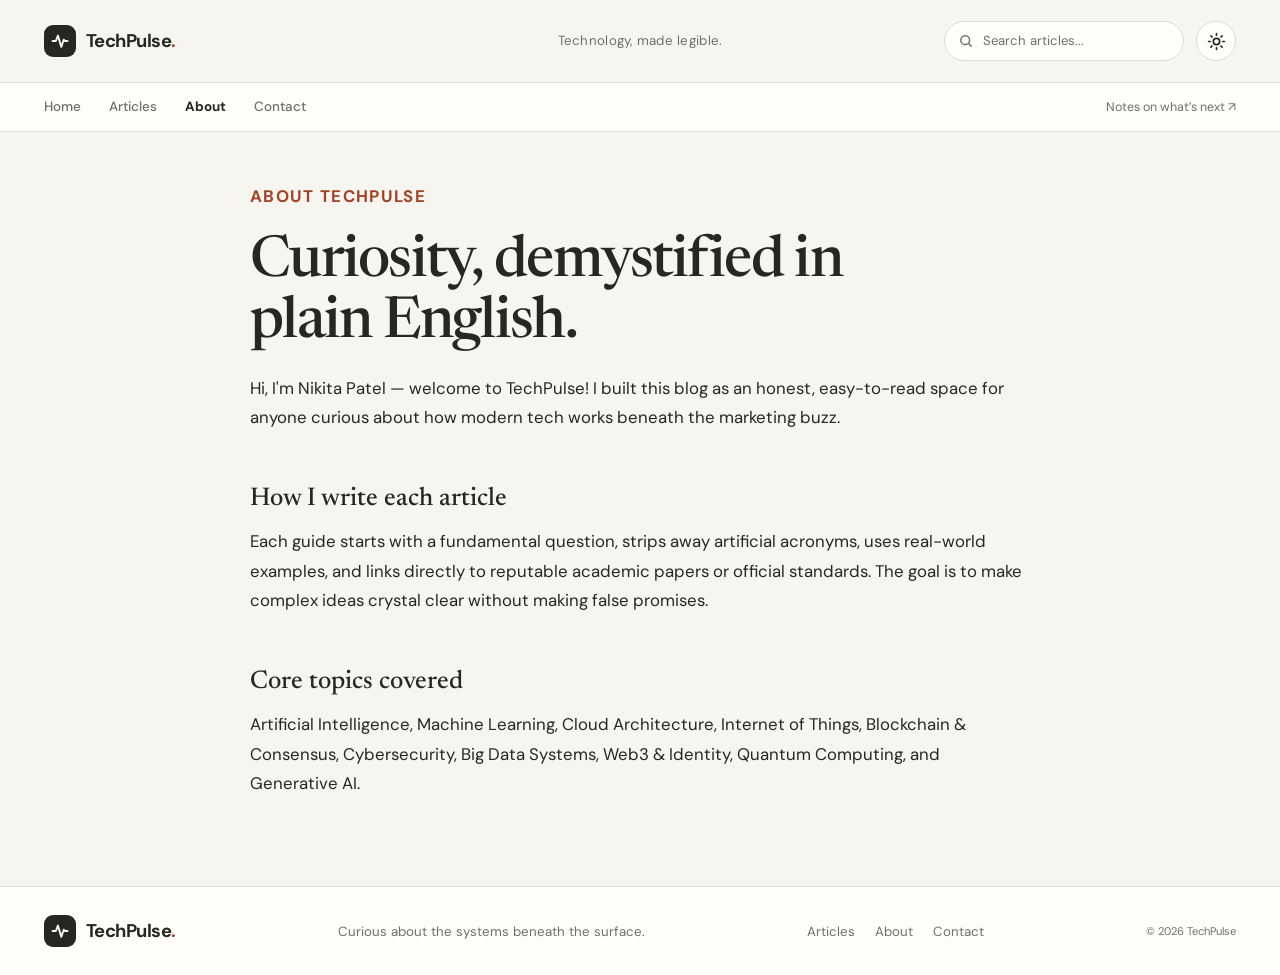
<file: about.html>
<!doctype html>
<html lang="en">
  <head>
    <meta charset="utf-8" />
    <meta name="viewport" content="width=device-width, initial-scale=1" />
    <meta name="description" content="About TechPulse: clear, grounded technology explainers written by Nikita Patel." />
    <meta name="theme-color" content="#f7f5ef" />
    <title>About — TechPulse</title>
    <script>
      (() => {
        try {
          const saved = localStorage.getItem("theme");
          const system = matchMedia("(prefers-color-scheme: dark)").matches
            ? "dark"
            : "light";
          document.documentElement.dataset.theme =
            saved && saved !== "system" ? saved : system;
        } catch {}
      })();
    </script>
    <link rel="preconnect" href="https://fonts.googleapis.com" />
    <link rel="preconnect" href="https://fonts.gstatic.com" crossorigin />
    <link
      href="https://fonts.googleapis.com/css2?family=DM+Sans:wght@400;500;600;700&family=Newsreader:opsz,wght@6..72,400;6..72,500;6..72,600&display=swap"
      rel="stylesheet"
    />
    <link rel="icon" type="image/svg+xml" href="favicon.svg" />
    <link rel="stylesheet" href="styles.css" />
    <script src="js/app.js" defer></script>
  </head>
  <body>
    <a class="skip-link" href="#main">Skip to content</a>
    <header class="masthead">
      <div class="masthead__inner wrap">
        <a class="wordmark" href="index.html" aria-label="TechPulse home"
          ><span class="wordmark__mark" aria-hidden="true"
            ><svg
              viewBox="0 0 24 24"
              fill="none"
              stroke="currentColor"
              stroke-width="2.3"
              stroke-linecap="round"
              stroke-linejoin="round"
            >
              <path
                d="M3 12h4l2.5-6.5L13.5 19l3-8.5 1.5 1.5H21"
              /></svg></span
          ><span class="wordmark__text">TechPulse<span class="wordmark__dot">.</span></span></a
        >
        <p class="masthead__note">Technology, made legible.</p>
        <div class="masthead__tools">
          <label class="search-box"
            ><span class="sr-only">Search articles</span
            ><svg aria-hidden="true" viewBox="0 0 24 24">
              <circle cx="10.8" cy="10.8" r="6.6"></circle>
              <path d="m16 16 4.4 4.4"></path></svg
            ><input
              id="site-search"
              type="search"
              placeholder="Search articles..."
              autocomplete="off"
          /></label>
          <button
            class="icon-button"
            id="theme-toggle"
            type="button"
            aria-label="Switch color theme"
            title="Switch color theme"
          >
            <svg aria-hidden="true" viewBox="0 0 24 24">
              <circle cx="12" cy="12" r="4"></circle>
              <path
                d="M12 2v2m0 16v2M4.93 4.93l1.42 1.42m11.3 11.3 1.42 1.42M2 12h2m16 0h2M4.93 19.07l1.42-1.42m11.3-11.3 1.42-1.42"
              ></path>
            </svg>
          </button>
          <button
            class="icon-button menu-toggle"
            id="menu-toggle"
            type="button"
            aria-label="Open navigation"
            aria-expanded="false"
            aria-controls="site-nav"
          >
            <svg aria-hidden="true" viewBox="0 0 24 24">
              <path d="M4 7h16M4 12h16M4 17h16"></path>
            </svg>
          </button>
        </div>
      </div>
      <nav class="site-nav" id="site-nav" aria-label="Main navigation">
        <div class="wrap site-nav__inner">
          <a href="index.html" >Home</a>
          <a href="index.html#articles" >Articles</a>
          <a href="about.html" aria-current="page">About</a>
          <a href="contact.html" >Contact</a>
          <span class="site-nav__aside"
            >Notes on what’s next <span aria-hidden="true">↗</span></span
          >
        </div>
      </nav>
    </header>

    <main id="main" class="wrap page-shell">
      <section class="simple-page">
        <p class="eyebrow">About TechPulse</p>
        <h1>Curiosity, demystified in plain English.</h1>
        <p>Hi, I'm Nikita Patel — welcome to TechPulse! I built this blog as an honest, easy-to-read space for anyone curious about how modern tech works beneath the marketing buzz.</p>
        <h2>How I write each article</h2>
        <p>Each guide starts with a fundamental question, strips away artificial acronyms, uses real-world examples, and links directly to reputable academic papers or official standards. The goal is to make complex ideas crystal clear without making false promises.</p>
        <h2>Core topics covered</h2>
        <p>Artificial Intelligence, Machine Learning, Cloud Architecture, Internet of Things, Blockchain & Consensus, Cybersecurity, Big Data Systems, Web3 & Identity, Quantum Computing, and Generative AI.</p>
      </section>
    </main>

    <footer class="site-footer">
      <div class="wrap site-footer__inner">
        <a class="wordmark wordmark--footer" href="index.html" aria-label="TechPulse home"
          ><span class="wordmark__mark" aria-hidden="true"
            ><svg
              viewBox="0 0 24 24"
              fill="none"
              stroke="currentColor"
              stroke-width="2.3"
              stroke-linecap="round"
              stroke-linejoin="round"
            >
              <path
                d="M3 12h4l2.5-6.5L13.5 19l3-8.5 1.5 1.5H21"
              /></svg></span
          ><span class="wordmark__text">TechPulse<span class="wordmark__dot">.</span></span></a
        >
        <p>Curious about the systems beneath the surface.</p>
        <nav aria-label="Footer navigation">
          <a href="index.html#articles">Articles</a>
          <a href="about.html">About</a>
          <a href="contact.html">Contact</a>
        </nav>
        <small>© <span id="year"></span> TechPulse</small>
      </div>
    </footer>
    <button
      class="back-top icon-button"
      id="back-top"
      type="button"
      aria-label="Back to top"
      title="Back to top"
    >
      <svg aria-hidden="true" viewBox="0 0 24 24">
        <path d="m6 14 6-6 6 6"></path>
      </svg>
    </button>
  </body>
</html>
</file>
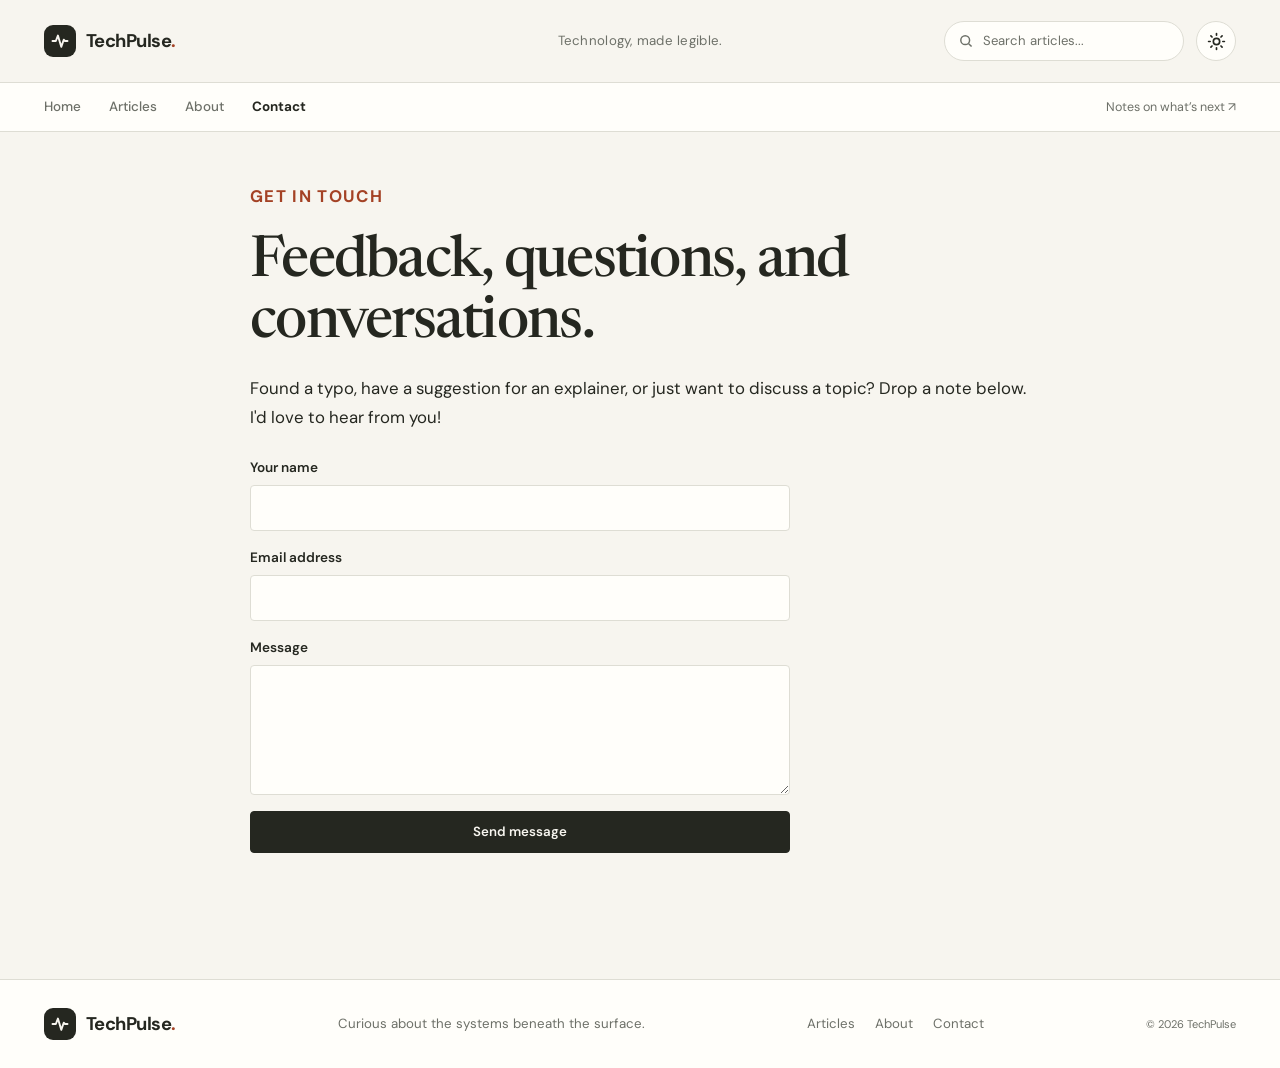
<file: contact.html>
<!doctype html>
<html lang="en">
  <head>
    <meta charset="utf-8" />
    <meta name="viewport" content="width=device-width, initial-scale=1" />
    <meta name="description" content="Send TechPulse a question, feedback, or reference suggestion." />
    <meta name="theme-color" content="#f7f5ef" />
    <title>Contact — TechPulse</title>
    <script>
      (() => {
        try {
          const saved = localStorage.getItem("theme");
          const system = matchMedia("(prefers-color-scheme: dark)").matches
            ? "dark"
            : "light";
          document.documentElement.dataset.theme =
            saved && saved !== "system" ? saved : system;
        } catch {}
      })();
    </script>
    <link rel="preconnect" href="https://fonts.googleapis.com" />
    <link rel="preconnect" href="https://fonts.gstatic.com" crossorigin />
    <link
      href="https://fonts.googleapis.com/css2?family=DM+Sans:wght@400;500;600;700&family=Newsreader:opsz,wght@6..72,400;6..72,500;6..72,600&display=swap"
      rel="stylesheet"
    />
    <link rel="icon" type="image/svg+xml" href="favicon.svg" />
    <link rel="stylesheet" href="styles.css" />
    <script src="js/app.js" defer></script>
  </head>
  <body>
    <a class="skip-link" href="#main">Skip to content</a>
    <header class="masthead">
      <div class="masthead__inner wrap">
        <a class="wordmark" href="index.html" aria-label="TechPulse home"
          ><span class="wordmark__mark" aria-hidden="true"
            ><svg
              viewBox="0 0 24 24"
              fill="none"
              stroke="currentColor"
              stroke-width="2.3"
              stroke-linecap="round"
              stroke-linejoin="round"
            >
              <path
                d="M3 12h4l2.5-6.5L13.5 19l3-8.5 1.5 1.5H21"
              /></svg></span
          ><span class="wordmark__text">TechPulse<span class="wordmark__dot">.</span></span></a
        >
        <p class="masthead__note">Technology, made legible.</p>
        <div class="masthead__tools">
          <label class="search-box"
            ><span class="sr-only">Search articles</span
            ><svg aria-hidden="true" viewBox="0 0 24 24">
              <circle cx="10.8" cy="10.8" r="6.6"></circle>
              <path d="m16 16 4.4 4.4"></path></svg
            ><input
              id="site-search"
              type="search"
              placeholder="Search articles..."
              autocomplete="off"
          /></label>
          <button
            class="icon-button"
            id="theme-toggle"
            type="button"
            aria-label="Switch color theme"
            title="Switch color theme"
          >
            <svg aria-hidden="true" viewBox="0 0 24 24">
              <circle cx="12" cy="12" r="4"></circle>
              <path
                d="M12 2v2m0 16v2M4.93 4.93l1.42 1.42m11.3 11.3 1.42 1.42M2 12h2m16 0h2M4.93 19.07l1.42-1.42m11.3-11.3 1.42-1.42"
              ></path>
            </svg>
          </button>
          <button
            class="icon-button menu-toggle"
            id="menu-toggle"
            type="button"
            aria-label="Open navigation"
            aria-expanded="false"
            aria-controls="site-nav"
          >
            <svg aria-hidden="true" viewBox="0 0 24 24">
              <path d="M4 7h16M4 12h16M4 17h16"></path>
            </svg>
          </button>
        </div>
      </div>
      <nav class="site-nav" id="site-nav" aria-label="Main navigation">
        <div class="wrap site-nav__inner">
          <a href="index.html" >Home</a>
          <a href="index.html#articles" >Articles</a>
          <a href="about.html" >About</a>
          <a href="contact.html" aria-current="page">Contact</a>
          <span class="site-nav__aside"
            >Notes on what’s next <span aria-hidden="true">↗</span></span
          >
        </div>
      </nav>
    </header>

    <main id="main" class="wrap page-shell">
      <section class="simple-page">
        <p class="eyebrow">Get in touch</p>
        <h1>Feedback, questions, and conversations.</h1>
        <p>Found a typo, have a suggestion for an explainer, or just want to discuss a topic? Drop a note below. I'd love to hear from you!</p>
        <form class="contact-form" id="contact-form" novalidate>
          <label for="contact-name">Your name
            <input id="contact-name" name="name" autocomplete="name" required>
          </label>
          <label for="contact-email">Email address
            <input id="contact-email" name="email" type="email" autocomplete="email" required>
          </label>
          <label for="contact-message">Message
            <textarea id="contact-message" name="message" minlength="10" required></textarea>
          </label>
          <button class="button" type="submit">Send message</button>
          <p class="form-message" id="contact-status" aria-live="polite"></p>
        </form>
      </section>
    </main>

    <footer class="site-footer">
      <div class="wrap site-footer__inner">
        <a class="wordmark wordmark--footer" href="index.html" aria-label="TechPulse home"
          ><span class="wordmark__mark" aria-hidden="true"
            ><svg
              viewBox="0 0 24 24"
              fill="none"
              stroke="currentColor"
              stroke-width="2.3"
              stroke-linecap="round"
              stroke-linejoin="round"
            >
              <path
                d="M3 12h4l2.5-6.5L13.5 19l3-8.5 1.5 1.5H21"
              /></svg></span
          ><span class="wordmark__text">TechPulse<span class="wordmark__dot">.</span></span></a
        >
        <p>Curious about the systems beneath the surface.</p>
        <nav aria-label="Footer navigation">
          <a href="index.html#articles">Articles</a>
          <a href="about.html">About</a>
          <a href="contact.html">Contact</a>
        </nav>
        <small>© <span id="year"></span> TechPulse</small>
      </div>
    </footer>
    <button
      class="back-top icon-button"
      id="back-top"
      type="button"
      aria-label="Back to top"
      title="Back to top"
    >
      <svg aria-hidden="true" viewBox="0 0 24 24">
        <path d="m6 14 6-6 6 6"></path>
      </svg>
    </button>
  </body>
</html>
</file>
<file: styles.css>
:root {
    color-scheme: light;
    --paper: #f7f5ef;
    --surface: #fffefa;
    --ink: #252720;
    --muted: #6d7068;
    --line: #deddd4;
    --accent: #a44225;
    --accent-soft: #f0e2d8;
    --code: #eeece4;
    --serif: 'Newsreader', Georgia, 'Times New Roman', serif;
    --sans: 'DM Sans', 'Segoe UI', sans-serif;
    --mono: 'SFMono-Regular', Consolas, monospace;
    --measure: 68ch;
    --wrap: 1192px;
    --focus: #176b59;
    font-family: var(--sans);
    font-size: 16px;
    line-height: 1.65;
    color: var(--ink);
    background: var(--paper);
    font-synthesis: none;
    text-rendering: optimizeLegibility;
    -webkit-font-smoothing: antialiased;
}

:root[data-theme="dark"] {
    color-scheme: dark;
    --paper: #171a1c;
    --surface: #202426;
    --ink: #ece9e0;
    --muted: #b1b5ae;
    --line: #3b4140;
    --accent: #e59a72;
    --accent-soft: #392c26;
    --code: #111516;
    --focus: #86c9ae;
}

*,
*::before,
*::after {
    box-sizing: border-box;
}

html {
    scroll-behavior: smooth;
    scroll-padding-top: 5rem;
}

body {
    margin: 0;
    min-width: 320px;
    background: var(--paper);
    color: var(--ink);
    transition: background-color 180ms ease, color 180ms ease;
}

button,
input,
textarea,
select {
    font: inherit;
}

button,
a {
    -webkit-tap-highlight-color: transparent;
}

a {
    color: inherit;
    text-underline-offset: .2em;
}

button {
    color: inherit;
}

img,
svg {
    display: block;
    max-width: 100%;
}

::selection {
    background: var(--accent-soft);
}

:focus-visible {
    outline: 3px solid var(--focus);
    outline-offset: 3px;
}

.wrap {
    width: min(calc(100% - 48px), var(--wrap));
    margin-inline: auto;
}

.sr-only {
    position: absolute;
    width: 1px;
    height: 1px;
    padding: 0;
    margin: -1px;
    overflow: hidden;
    clip: rect(0, 0, 0, 0);
    white-space: nowrap;
    border: 0;
}

.skip-link {
    position: absolute;
    top: -9999px;
    left: 8px;
    z-index: 300;
    padding: 10px 14px;
    background: var(--ink);
    color: var(--paper);
}

.skip-link:focus {
    position: fixed;
    top: 8px;
    transform: none;
}

.masthead {
    border-bottom: 1px solid var(--line);
    background: var(--paper);
}

.masthead__inner {
    min-height: 82px;
    display: grid;
    grid-template-columns: 1fr 1fr 1fr;
    align-items: center;
    gap: 24px;
}

.wordmark {
    display: inline-flex;
    align-items: center;
    gap: 10px;
    width: fit-content;
    text-decoration: none;
    font-size: 1.15rem;
    font-weight: 700;
    letter-spacing: -.03em;
    line-height: 1;
    color: var(--ink);
    transition: opacity 150ms ease;
}

.wordmark:hover {
    opacity: .88;
}

.wordmark__mark {
    display: inline-grid;
    place-items: center;
    width: 32px;
    height: 32px;
    background: var(--ink);
    color: var(--paper);
    border-radius: 9px;
}

.wordmark__mark svg {
    width: 20px;
    height: 20px;
}

.wordmark__dot {
    color: var(--accent);
}

.masthead__note {
    margin: 0;
    text-align: center;
    color: var(--muted);
    font-size: .83rem;
    letter-spacing: .02em;
}

.masthead__tools {
    display: flex;
    justify-content: flex-end;
    align-items: center;
    gap: 12px;
}

.search-box {
    position: relative;
    display: inline-flex;
    align-items: center;
    width: min(28vw, 240px);
    height: 40px;
    padding-inline: 13px;
    border: 1px solid var(--line);
    border-radius: 999px;
    background: var(--surface);
    color: var(--muted);
    transition: border-color 150ms ease, box-shadow 150ms ease;
}

.search-box:focus-within {
    border-color: var(--accent);
    box-shadow: 0 0 0 2px var(--accent-soft);
}

.search-box svg {
    width: 16px;
    height: 16px;
    fill: none;
    stroke: currentColor;
    stroke-width: 2.2;
    margin-right: 9px;
    flex-shrink: 0;
}

.search-box input {
    width: 100%;
    border: 0;
    padding: 0;
    background: transparent;
    color: var(--ink);
    font-size: .82rem;
    outline: none;
}

.search-box input::placeholder {
    color: var(--muted);
}

.icon-button {
    display: inline-grid;
    place-items: center;
    width: 40px;
    height: 40px;
    border: 1px solid var(--line);
    border-radius: 999px;
    background: var(--surface);
    color: var(--ink);
    cursor: pointer;
    transition: border-color 150ms ease, background-color 150ms ease;
}

.icon-button:hover {
    border-color: var(--accent);
    color: var(--accent);
}

.icon-button svg {
    width: 19px;
    height: 19px;
    fill: none;
    stroke: currentColor;
    stroke-width: 2.1;
    stroke-linecap: round;
    stroke-linejoin: round;
}

.menu-toggle {
    display: none;
}

.site-nav {
    border-top: 1px solid var(--line);
    background: var(--surface);
}

.site-nav__inner {
    display: flex;
    align-items: center;
    gap: 28px;
    font-size: .84rem;
}

.site-nav a {
    padding: 13px 0;
    text-decoration: none;
    color: var(--muted);
    font-weight: 500;
    transition: color 150ms ease;
}

.site-nav a:hover,
.site-nav a[aria-current="page"] {
    color: var(--ink);
}

.site-nav a[aria-current="page"] {
    font-weight: 700;
}

.site-nav__aside {
    margin-left: auto;
    color: var(--muted);
    font-size: .78rem;
}

.page-shell {
    padding: 38px 0 68px;
}

.hero {
    display: grid;
    grid-template-columns: 1.15fr 0.85fr;
    gap: 48px;
    align-items: center;
    margin-bottom: 56px;
    padding-bottom: 44px;
    border-bottom: 1px solid var(--line);
}

.hero__copy {
    display: flex;
    flex-direction: column;
}

.eyebrow {
    margin: 0 0 10px;
    color: var(--accent);
    font-size: .75rem;
    font-weight: 700;
    letter-spacing: .08em;
    text-transform: uppercase;
}

.hero h1 {
    margin: 0 0 16px;
    font: 500 clamp(2.4rem, 4.4vw, 3.6rem)/1.08 var(--serif);
    letter-spacing: -.03em;
}

.hero__dek {
    margin: 0 0 20px;
    color: var(--muted);
    font-size: 1.08rem;
    line-height: 1.68;
    max-width: 58ch;
}

.hero__meta {
    display: flex;
    flex-wrap: wrap;
    gap: 16px;
    color: var(--muted);
    font-size: .79rem;
    font-family: var(--mono);
}

.hero__meta span+span::before,
.post-meta span+span::before {
    content: '·';
    margin-right: 14px;
    color: var(--accent);
}

.text-link {
    display: inline-flex;
    align-items: center;
    gap: 8px;
    margin-top: 22px;
    color: var(--accent);
    font-size: .86rem;
    font-weight: 700;
    text-decoration: underline;
    text-underline-offset: 4px;
    transition: opacity 150ms ease;
}

.text-link:hover {
    opacity: .85;
}

.hero__image-wrap {
    margin: 0;
    border: 1px solid var(--line);
    border-radius: 10px;
    overflow: hidden;
    background: var(--surface);
    box-shadow: 0 4px 16px rgba(0, 0, 0, 0.04);
}

.hero__image {
    width: 100%;
    height: 330px;
    object-fit: cover;
    display: block;
    transition: transform 300ms ease;
}

.hero__image-wrap:hover .hero__image {
    transform: scale(1.02);
}

.hero__image-wrap figcaption {
    padding: 10px 16px;
    font-size: .74rem;
    color: var(--muted);
    border-top: 1px solid var(--line);
    background: var(--surface);
}

.main-column {
    width: 100%;
}

.section-heading {
    display: flex;
    justify-content: space-between;
    align-items: baseline;
    margin-bottom: 22px;
    padding-bottom: 12px;
    border-bottom: 1px solid var(--line);
}

.section-heading h2 {
    margin: 0;
    font: 500 clamp(1.8rem, 3.2vw, 2.3rem)/1.15 var(--serif);
    letter-spacing: -.02em;
}

.section-heading p {
    margin: 0;
    color: var(--muted);
    font-size: .85rem;
}

.post-grid {
    display: grid;
    grid-template-columns: repeat(3, minmax(0, 1fr));
    gap: 36px 26px;
}

.post-card {
    display: flex;
    flex-direction: column;
    min-width: 0;
    border-bottom: 1px solid var(--line);
    padding-bottom: 22px;
    transition: transform 200ms ease;
}

.post-card__thumb-link {
    position: relative;
    display: block;
    aspect-ratio: 16 / 10;
    margin-bottom: 14px;
    overflow: hidden;
    border-radius: 8px;
    border: 1px solid var(--line);
    background: var(--surface);
}

.post-card__thumb {
    width: 100%;
    height: 100%;
    object-fit: cover;
    transition: transform 320ms ease;
}

.post-card:hover .post-card__thumb {
    transform: scale(1.05);
}

.post-card:hover .post-card__thumb-link {
    border-color: var(--accent);
    box-shadow: 0 6px 20px rgba(0, 0, 0, 0.08);
}

:root[data-theme="dark"] .post-card:hover .post-card__thumb-link {
    box-shadow: 0 6px 22px rgba(0, 0, 0, 0.45);
}

.post-card__content {
    display: flex;
    flex-direction: column;
    flex-grow: 1;
}

.post-card__category {
    display: inline-block;
    margin: 0 0 6px;
    color: var(--accent);
    font-size: .68rem;
    font-weight: 700;
    letter-spacing: .08em;
    text-transform: uppercase;
}

.post-card h3 {
    margin: 0 0 8px;
    font: 500 1.38rem/1.2 var(--serif);
    letter-spacing: -.015em;
}

.post-card h3 a {
    text-decoration: none;
    transition: color 150ms ease;
}

.post-card h3 a:hover {
    color: var(--accent);
}

.post-card__excerpt {
    margin: 0 0 14px;
    color: var(--muted);
    font-size: .86rem;
    line-height: 1.6;
    flex-grow: 1;
}

.post-card .post-meta {
    font-size: .74rem;
    color: var(--muted);
}

.post-card[hidden] {
    display: none;
}

.empty-state {
    grid-column: 1 / -1;
    padding: 36px 0;
    color: var(--muted);
    text-align: center;
    font-size: .95rem;
}

.load-more-row {
    padding-top: 32px;
    text-align: center;
}

.button {
    min-height: 42px;
    padding: 9px 20px;
    border: 1px solid var(--ink);
    border-radius: 4px;
    background: var(--ink);
    color: var(--paper);
    cursor: pointer;
    font-size: .83rem;
    font-weight: 600;
    transition: all 160ms ease;
}

.button:hover {
    border-color: var(--accent);
    background: var(--accent);
    color: #fff;
}

.button--quiet {
    background: transparent;
    color: var(--ink);
    border-color: var(--line);
    text-decoration: none;
    display: inline-flex;
    align-items: center;
    justify-content: center;
}

.button--quiet:hover {
    background: var(--ink);
    color: var(--paper);
    border-color: var(--ink);
}

.contact-form {
    display: grid;
    gap: 16px;
    max-width: 540px;
    margin-top: 24px;
}

.contact-form label {
    display: grid;
    gap: 6px;
    font-size: .85rem;
    font-weight: 600;
}

.contact-form input,
.contact-form textarea {
    width: 100%;
    min-height: 44px;
    padding: 10px 13px;
    border: 1px solid var(--line);
    border-radius: 4px;
    color: var(--ink);
    background: var(--surface);
    font-size: .9rem;
}

.contact-form textarea {
    min-height: 130px;
    resize: vertical;
}

.contact-form input:focus,
.contact-form textarea:focus {
    outline: none;
    border-color: var(--accent);
    box-shadow: 0 0 0 2px var(--accent-soft);
}

.form-message {
    min-height: 1.3em;
    margin: 0;
    color: var(--muted);
    font-size: .8rem;
}

.form-message[data-state="error"] {
    color: #ac351e;
}

.form-message[data-state="success"] {
    color: var(--focus);
}

.article-view {
    max-width: 860px;
    margin-inline: auto;
}

.article-progress {
    position: fixed;
    top: 0;
    left: 0;
    z-index: 50;
    width: 100%;
    height: 3px;
    background: transparent;
}

.article-progress span {
    display: block;
    width: 0;
    height: 100%;
    background: var(--accent);
}

.article-toolbar {
    display: flex;
    align-items: center;
    justify-content: space-between;
    gap: 12px;
    margin-bottom: 24px;
    padding-bottom: 14px;
    border-bottom: 1px solid var(--line);
}

.article-head {
    max-width: 780px;
    margin: 10px auto 28px;
    text-align: center;
}

.article-head h1 {
    margin: 0 auto 16px;
    font: 500 clamp(2.3rem, 5vw, 3.8rem)/1.06 var(--serif);
    letter-spacing: -.03em;
}

.article-head .hero__dek {
    margin-inline: auto;
}

.article-head .hero__meta {
    justify-content: center;
}

.article-hero-wrap {
    margin: 0 0 38px;
    border-radius: 10px;
    overflow: hidden;
    border: 1px solid var(--line);
    background: var(--surface);
    box-shadow: 0 6px 20px rgba(0, 0, 0, 0.05);
}

.article-hero-image {
    width: 100%;
    height: clamp(250px, 42vw, 460px);
    object-fit: cover;
    display: block;
}

.article-body {
    max-width: var(--measure);
    margin-inline: auto;
    font-size: 1.1rem;
    line-height: 1.82;
}

.article-body>p:first-child {
    font: 500 1.28rem/1.65 var(--serif);
}

.article-body h2 {
    margin: 2.2em 0 .55em;
    font: 500 1.85rem/1.18 var(--serif);
    letter-spacing: -.02em;
}

.article-body p {
    margin: 0 0 1.25em;
}

.article-body ul {
    padding-left: 1.3em;
}

.article-body li {
    padding-left: .25em;
    margin-bottom: .55em;
}

.takeaways {
    margin: 2.2rem 0;
    padding: 22px 24px;
    border-left: 3px solid var(--accent);
    background: var(--accent-soft);
    border-radius: 0 6px 6px 0;
}

.takeaways h2 {
    margin: 0 0 10px;
    font: 500 1.35rem var(--serif);
}

.takeaways ul {
    margin: 0;
    padding-left: 1.2em;
}

.sources {
    margin-top: 42px;
    padding-top: 22px;
    border-top: 1px solid var(--line);
}

.sources h2 {
    margin-top: 0;
}

.sources ol {
    padding-left: 1.3em;
    font-size: .88rem;
    line-height: 1.6;
}

.sources li {
    margin: 0 0 10px;
}

.sources a {
    color: var(--accent);
    overflow-wrap: anywhere;
}

.related {
    margin: 56px 0 0;
    padding-top: 24px;
    border-top: 1px solid var(--line);
}

.related-grid {
    display: grid;
    grid-template-columns: repeat(2, minmax(0, 1fr));
    gap: 20px;
}

.related a {
    font: 500 1.22rem/1.25 var(--serif);
    text-decoration: none;
    transition: color 150ms ease;
}

.related a:hover {
    color: var(--accent);
}

.simple-page {
    max-width: 780px;
    min-height: 50vh;
    margin: 12px auto 0;
}

.simple-page h1 {
    max-width: 18ch;
    margin: 0 0 20px;
    font: 500 clamp(2.4rem, 4.8vw, 3.6rem)/1.06 var(--serif);
    letter-spacing: -.03em;
}

.simple-page h2 {
    margin: 2em 0 .5em;
    font: 500 1.6rem/1.2 var(--serif);
}

.simple-page p {
    font-size: 1.05rem;
    line-height: 1.75;
    margin: 0 0 1.2em;
}

.site-footer {
    border-top: 1px solid var(--line);
    background: var(--surface);
    color: var(--muted);
    font-size: .83rem;
}

.site-footer__inner {
    display: flex;
    justify-content: space-between;
    align-items: center;
    flex-wrap: wrap;
    gap: 16px;
    padding-block: 28px;
}

.site-footer p {
    margin: 0;
}

.site-footer nav {
    display: flex;
    gap: 20px;
}

.site-footer a {
    text-decoration: none;
}

.site-footer a:hover {
    color: var(--ink);
}

.back-top {
    position: fixed;
    right: 24px;
    bottom: 24px;
    z-index: 100;
    opacity: 0;
    pointer-events: none;
    transition: opacity 200ms ease, transform 200ms ease;
    transform: translateY(8px);
}

.back-top.is-visible {
    opacity: 1;
    pointer-events: auto;
    transform: translateY(0);
}

@media (max-width: 1024px) {
    .post-grid {
        grid-template-columns: repeat(2, minmax(0, 1fr));
        gap: 30px 22px;
    }

    .hero {
        grid-template-columns: 1fr .9fr;
        gap: 32px;
    }
}

@media (max-width: 760px) {
    .wrap {
        width: min(calc(100% - 36px), var(--wrap));
    }

    .masthead__inner {
        min-height: 72px;
        grid-template-columns: 1fr auto;
        gap: 10px;
    }

    .masthead__note {
        display: none;
    }

    .search-box {
        width: min(44vw, 220px);
    }

    .menu-toggle {
        display: grid;
    }

    .site-nav {
        display: none;
        position: absolute;
        top: 72px;
        right: 0;
        left: 0;
        border-top: 0;
        box-shadow: 0 10px 20px rgba(0, 0, 0, 0.08);
    }

    .site-nav.is-open {
        display: block;
    }

    .site-nav__inner {
        align-items: stretch;
        flex-direction: column;
        gap: 0;
        padding-block: 8px 14px;
    }

    .site-nav a {
        padding: 11px 0;
        border-bottom: 1px solid var(--line);
    }

    .site-nav__aside {
        display: none;
    }

    .hero {
        grid-template-columns: 1fr;
        margin-bottom: 36px;
    }

    .hero h1 {
        font-size: clamp(2.3rem, 8vw, 3.2rem);
    }

    .hero__image {
        height: 240px;
    }

    .post-grid {
        grid-template-columns: 1fr;
    }

    .related-grid {
        grid-template-columns: 1fr;
    }
}

@media (max-width: 520px) {
    .wrap {
        width: min(calc(100% - 28px), var(--wrap));
    }

    .search-box {
        width: 38px;
        padding-inline: 10px;
    }

    .search-box:focus-within {
        position: absolute;
        top: 72px;
        left: 14px;
        z-index: 10;
        width: calc(100% - 28px);
        height: 44px;
        box-shadow: 0 4px 15px rgba(0, 0, 0, 0.1);
    }

    .search-box input {
        opacity: 0;
    }

    .search-box:focus-within input {
        opacity: 1;
    }

    .article-head {
        text-align: left;
    }

    .article-head .hero__meta {
        justify-content: flex-start;
    }

    .article-head h1 {
        font-size: 2.3rem;
    }

    .article-toolbar {
        flex-direction: column;
        align-items: stretch;
    }
}

@media (prefers-reduced-motion: reduce) {
    *,
    *::before,
    *::after {
        scroll-behavior: auto !important;
        transition-duration: .01ms !important;
        animation-duration: .01ms !important;
    }
}

@media print {
    .masthead,
    .site-footer,
    .article-toolbar,
    .related,
    .back-top {
        display: none !important;
    }

    body,
    :root {
        color: #000;
        background: #fff;
    }

    .wrap,
    .article-view,
    .article-body {
        width: auto;
        max-width: 68ch;
        margin-inline: auto;
    }

    .page-shell {
        padding: 0;
    }
}
</file>
